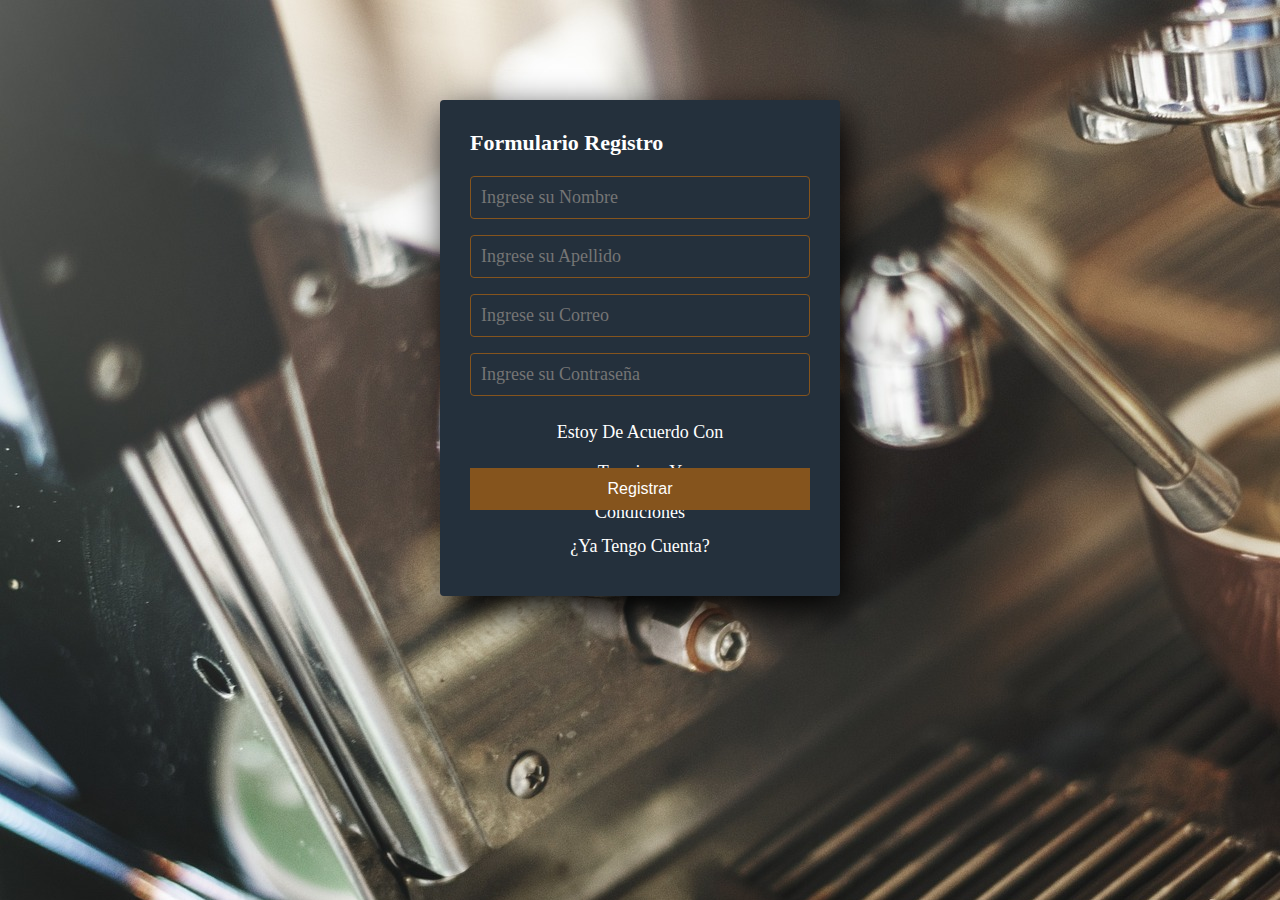
<file: contacto.html>
<!DOCTYPE html>
<html lang="es">
<head>
    <meta charset="UTF-8">
    <meta http-equiv="X-UA-Compatible" content="IE=edge">
    <meta name="viewport" content="width=device-width, initial-scale=1.0">
    <link rel="stylesheet" href="https://cdnjs.cloudflare.com/ajax/libs/font-awesome/6.3.0/css/all.min.css"
        integrity="sha512-SzlrxWUlpfuzQ+pcUCosxcglQRNAq/DZjVsC0lE40xsADsfeQoEypE+enwcOiGjk/bSuGGKHEwyjSoQ1zVisanQ=="
        crossorigin="anonymous" referrerpolicy="no-referrer" />
    <link rel="shortcut icon" href="./img/cup-1849083.png" type="image/x-icon">
    <link rel="stylesheet" href="../estilos.css">
    <title>Contacto</title>
</head>
<body>
    <section class="form-register">
        <h4>Formulario Registro</h4>
        <input class="controls" type="text" name="nombres" id="nombres" placeholder="Ingrese su Nombre">
        <input class="controls" type="text" name="apellidos" id="apellidos" placeholder="Ingrese su Apellido">
        <input class="controls" type="email" name="correo" id="correo" placeholder="Ingrese su Correo">
        <input class="controls" type="password" name="correo" id="correo" placeholder="Ingrese su Contraseña">
        <p>Estoy de acuerdo con <a href="#">Terminos y Condiciones</a></p>
        <input class="botons" type="submit" value="Registrar">
        <p><a href="#">¿Ya tengo Cuenta?</a></p>
    </section>
</body>
</html>
</file>
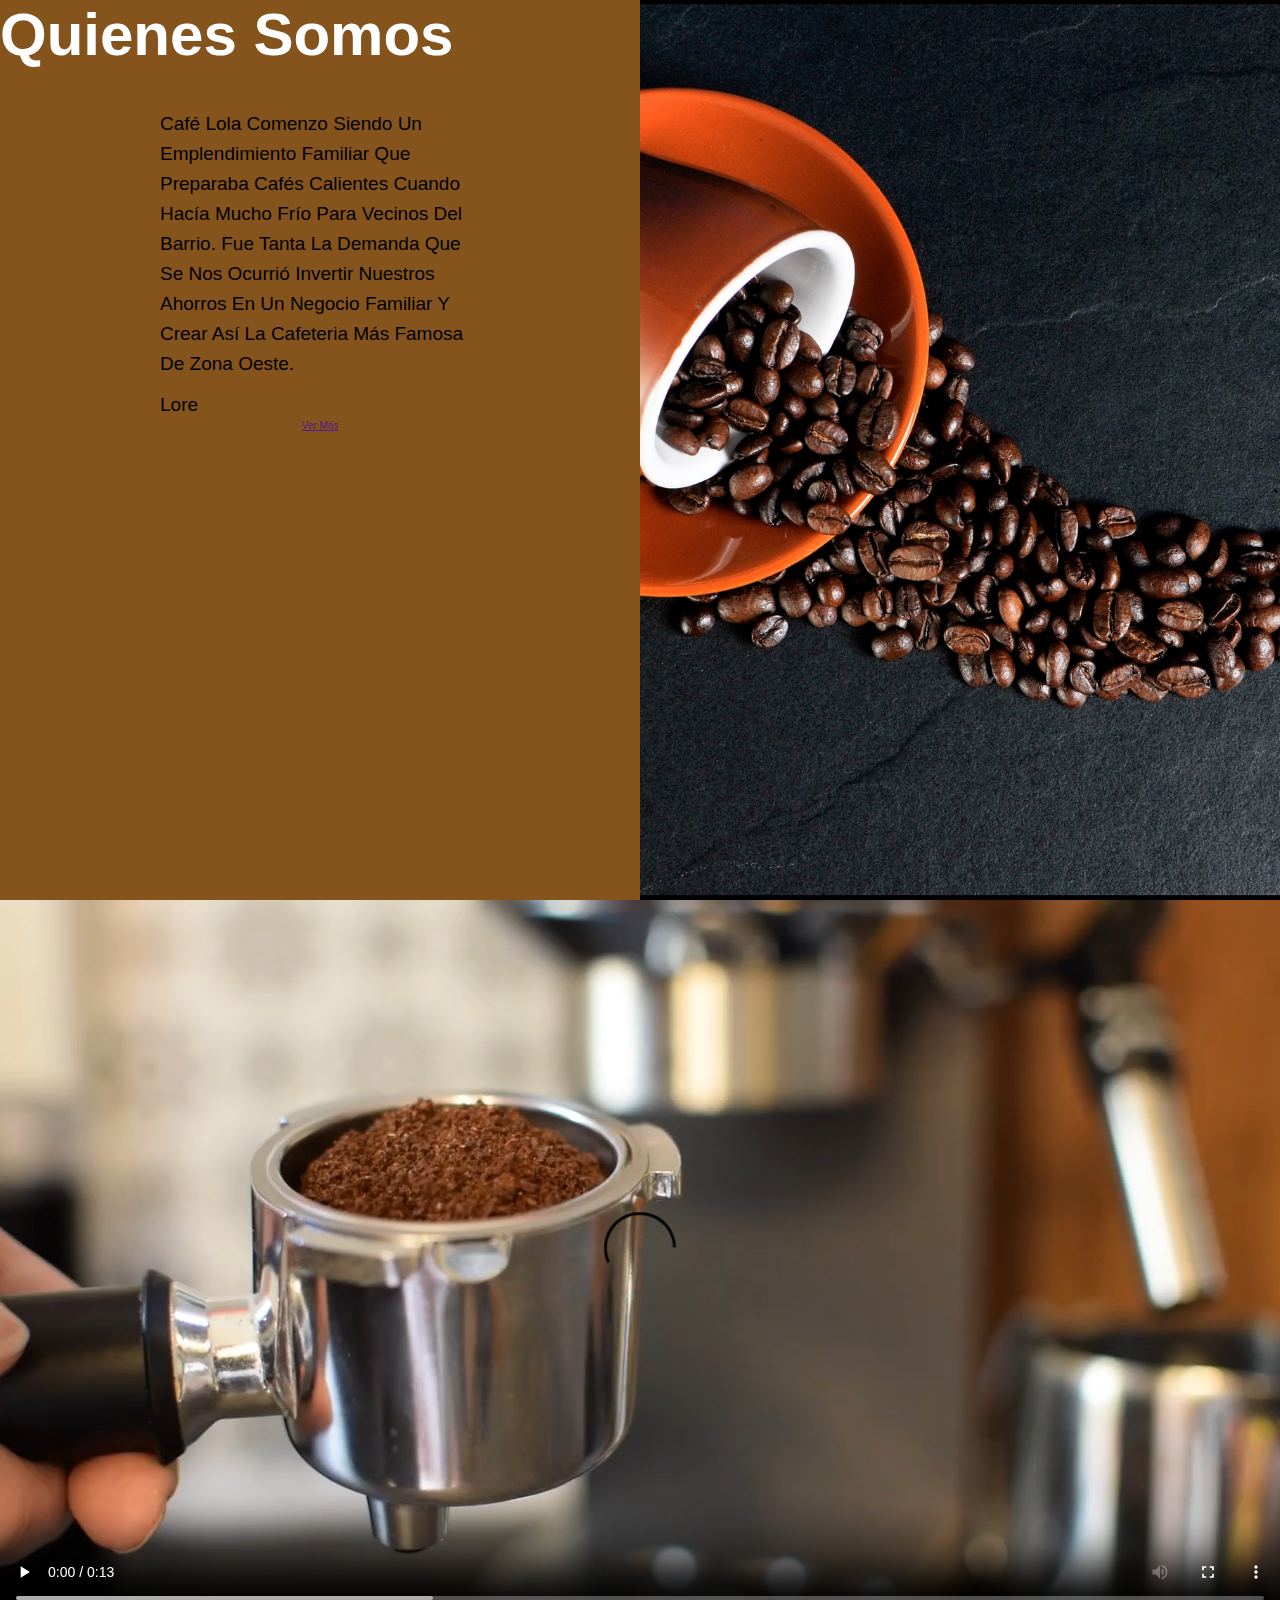
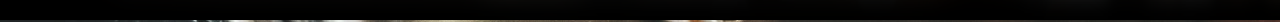
<file: nosotros.html>
<!DOCTYPE html>
<html lang="es">
<head>
    <meta charset="UTF-8">
    <meta http-equiv="X-UA-Compatible" content="IE=edge">
    <meta name="viewport" content="width=device-width, initial-scale=1.0">
    <link rel="stylesheet" href="https://cdnjs.cloudflare.com/ajax/libs/font-awesome/6.3.0/css/all.min.css"
        integrity="sha512-SzlrxWUlpfuzQ+pcUCosxcglQRNAq/DZjVsC0lE40xsADsfeQoEypE+enwcOiGjk/bSuGGKHEwyjSoQ1zVisanQ=="
        crossorigin="anonymous" referrerpolicy="no-referrer" />
    <link rel="shortcut icon" href="./img/cup-1849083.png" type="image/x-icon">
    <link rel="stylesheet" href="../estilos.css">
    <title>Nosotros</title>
</head>
<body>
    <section id="pantalla-dividida">
        <div class="izquierda">
            <h1><span class="creative"></span> Quienes Somos</h1>
            <p>Café Lola comenzo siendo un emplendimiento familiar que preparaba cafés calientes cuando hacía mucho frío para vecinos del barrio. Fue tanta la demanda que se nos ocurrió invertir nuestros ahorros en un negocio familiar y crear así la Cafeteria más famosa de zona oeste.</p>
            <br>
            <p>lore</p>
            <div class="link">
                <a href="">Ver Más</a>
            </div>
        </div>
        <div class="derecha"></div>
    </section>
    <div class="multimedia">
        <video src="/multimedia/coffee_-_15484 (720p).mp4" controls autoplay loop></video>
    </div>
</body>
</html>
</file>
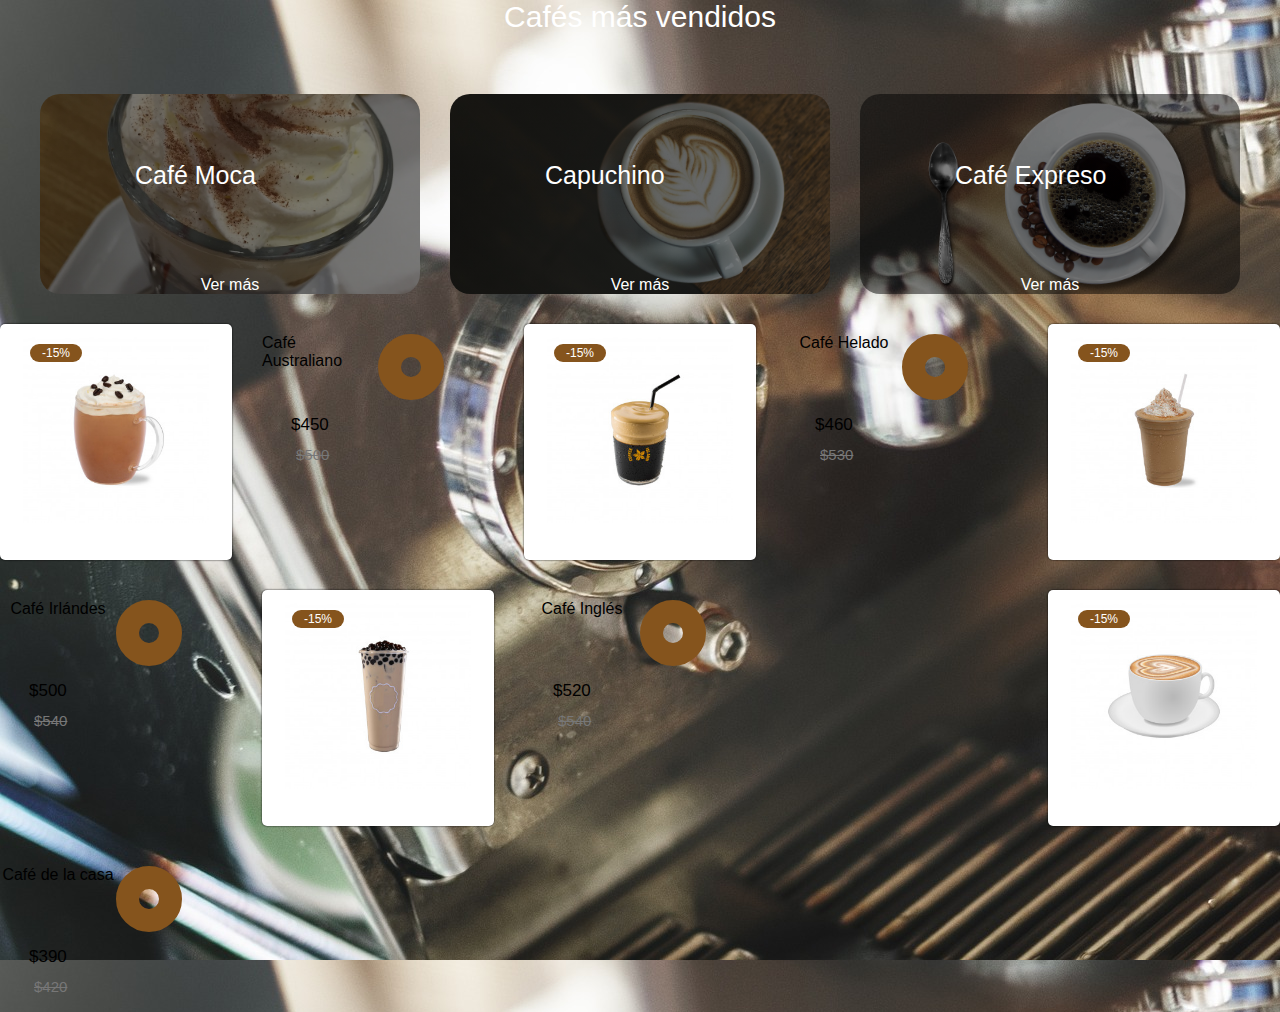
<file: precios.html>
<!DOCTYPE html>
<html lang="es">
<head>
    <meta charset="UTF-8">
    <meta http-equiv="X-UA-Compatible" content="IE=edge">
    <meta name="viewport" content="width=device-width, initial-scale=1.0">
    <link rel="stylesheet" href="https://cdnjs.cloudflare.com/ajax/libs/font-awesome/6.3.0/css/all.min.css"
        integrity="sha512-SzlrxWUlpfuzQ+pcUCosxcglQRNAq/DZjVsC0lE40xsADsfeQoEypE+enwcOiGjk/bSuGGKHEwyjSoQ1zVisanQ=="
        crossorigin="anonymous" referrerpolicy="no-referrer" />
    <link rel="shortcut icon" href="./img/cup-1849083.png" type="image/x-icon">
    <link rel="stylesheet" href="../estilos.css">
    <title>Precios</title>
</head>
<body>
    <section class="container top-categorias">
        <h1 class="heading-1">Cafés más vendidos</h1>
        <div class="container-categorias">
            <div class="card-categoria categoria-moca">
                <p>Café moca</p>
                <span>Ver más</span>
            </div>
            <div class="card-categoria categoria-capuchino">
                <p>Capuchino</p>
                <span>Ver más</span>
            </div>
            <div class="card-categoria categoria-expreso">
                <p>Café expreso</p>
                <span>Ver más</span>
            </div>
        </div>
    </section>
    <div class="container-productos">
        <!-- Producto 1 -->
        <div class="card-producto">
            <div class="container-img">
                <img src="/img/cafe-australiano.jpg" alt="">
                <span class="discount">-15%</span>
                <div class="button-group">
                    <span>
                        <i class="fa-regular fa-heart"></i>
                    </span>
                    <span>
                        <i class="fa-solid fa-eye"></i>
                    </span>
                    <span>
                        <i class="fa-solid fa-code-compare"></i>
                    </span>
                </div>
            </div>
            <br><br>

        </div>
        <div class="content-card-product">
            <div class="stars">
                <i class="fa-solid fa-star"></i>
                <i class="fa-solid fa-star"></i>
                <i class="fa-solid fa-star"></i>
                <i class="fa-solid fa-star"></i>
                <i class="fa-regular fa-star"></i>
            </div>
            <h3>Café Australiano</h3>
            <span class="add-cart">
                <i class="fa-solid fa-shop"></i>
            </span>
            <p class="precio">$450 <span>$500</span></p>
        </div>
        <!-- Producto 2 -->
        <div class="card-producto">
            <div class="container-img">
                <img src="/img/cafe-helado.jpg" alt="">
                <span class="discount">-15%</span>
                <div class="button-group">
                    <span>
                        <i class="fa-regular fa-heart"></i>
                    </span>
                    <span>
                        <i class="fa-solid fa-eye"></i>
                    </span>
                    <span>
                        <i class="fa-solid fa-code-compare"></i>
                    </span>
                </div>
            </div>
            <br><br>

        </div>
        <div class="content-card-product">
            <div class="stars">
                <i class="fa-solid fa-star"></i>
                <i class="fa-solid fa-star"></i>
                <i class="fa-solid fa-star"></i>
                <i class="fa-solid fa-star"></i>
                <i class="fa-regular fa-star"></i>
            </div>
            <h3>Café Helado</h3>
            <span class="add-cart">
                <i class="fa-solid fa-shop"></i>
            </span>
            <p class="precio">$460 <span>$530</span></p>
        </div>
        <!-- Producto 3 -->
        <div class="card-producto">
            <div class="container-img">
                <img src="/img/cafe-irish.jpg" alt="">
                <span class="discount">-15%</span>
                <div class="button-group">
                    <span>
                        <i class="fa-regular fa-heart"></i>
                    </span>
                    <span>
                        <i class="fa-solid fa-eye"></i>
                    </span>
                    <span>
                        <i class="fa-solid fa-code-compare"></i>
                    </span>
                </div>
            </div>
            <br><br>

        </div>
        <div class="content-card-product">
            <div class="stars">
                <i class="fa-solid fa-star"></i>
                <i class="fa-solid fa-star"></i>
                <i class="fa-solid fa-star"></i>
                <i class="fa-solid fa-star"></i>
                <i class="fa-regular fa-star"></i>
            </div>
            <h3>Café Irlándes</h3>
            <span class="add-cart">
                <i class="fa-solid fa-shop"></i>
            </span>
            <p class="precio">$500 <span>$540</span></p>
        </div>
        <!-- Producto 4 -->
        <div class="card-producto">
            <div class="container-img">
                <img src="/img/cafe-ingles.jpg" alt="">
                <span class="discount">-15%</span>
                <div class="button-group">
                    <span>
                        <i class="fa-regular fa-heart"></i>
                    </span>
                    <span>
                        <i class="fa-solid fa-eye"></i>
                    </span>
                    <span>
                        <i class="fa-solid fa-code-compare"></i>
                    </span>
                </div>
            </div>
            <br><br>

        </div>
        <div class="content-card-product">
            <div class="stars">
                <i class="fa-solid fa-star"></i>
                <i class="fa-solid fa-star"></i>
                <i class="fa-solid fa-star"></i>
                <i class="fa-solid fa-star"></i>
                <i class="fa-regular fa-star"></i>
            </div>
            <h3>Café Inglés</h3>
            <span class="add-cart">
                <i class="fa-solid fa-shop"></i>
            </span>
            <p class="precio">$520 <span>$540</span></p> <br><br>
        </div> <br>
        <!-- Producto 5 -->
        <div class="card-producto">
            <div class="container-img">
                <img src="/img/cafe-viena.jpg" alt="">
                <span class="discount">-15%</span>
                <div class="button-group">
                    <span>
                        <i class="fa-regular fa-heart"></i>
                    </span>
                    <span>
                        <i class="fa-solid fa-eye"></i>
                    </span>
                    <span>
                        <i class="fa-solid fa-code-compare"></i>
                    </span>
                </div>
            </div>


        </div>
        <div class="content-card-product">
            <div class="stars">
                <i class="fa-solid fa-star"></i>
                <i class="fa-solid fa-star"></i>
                <i class="fa-solid fa-star"></i>
                <i class="fa-solid fa-star"></i>
                <i class="fa-regular fa-star"></i>
            </div>
            <h3>Café de la casa</h3>
            <span class="add-cart">
                <i class="fa-solid fa-shop"></i>
            </span>
            <p class="precio">$390 <span>$420</span></p>
        </div>
    </div>

    
</body>
</html>
</file>
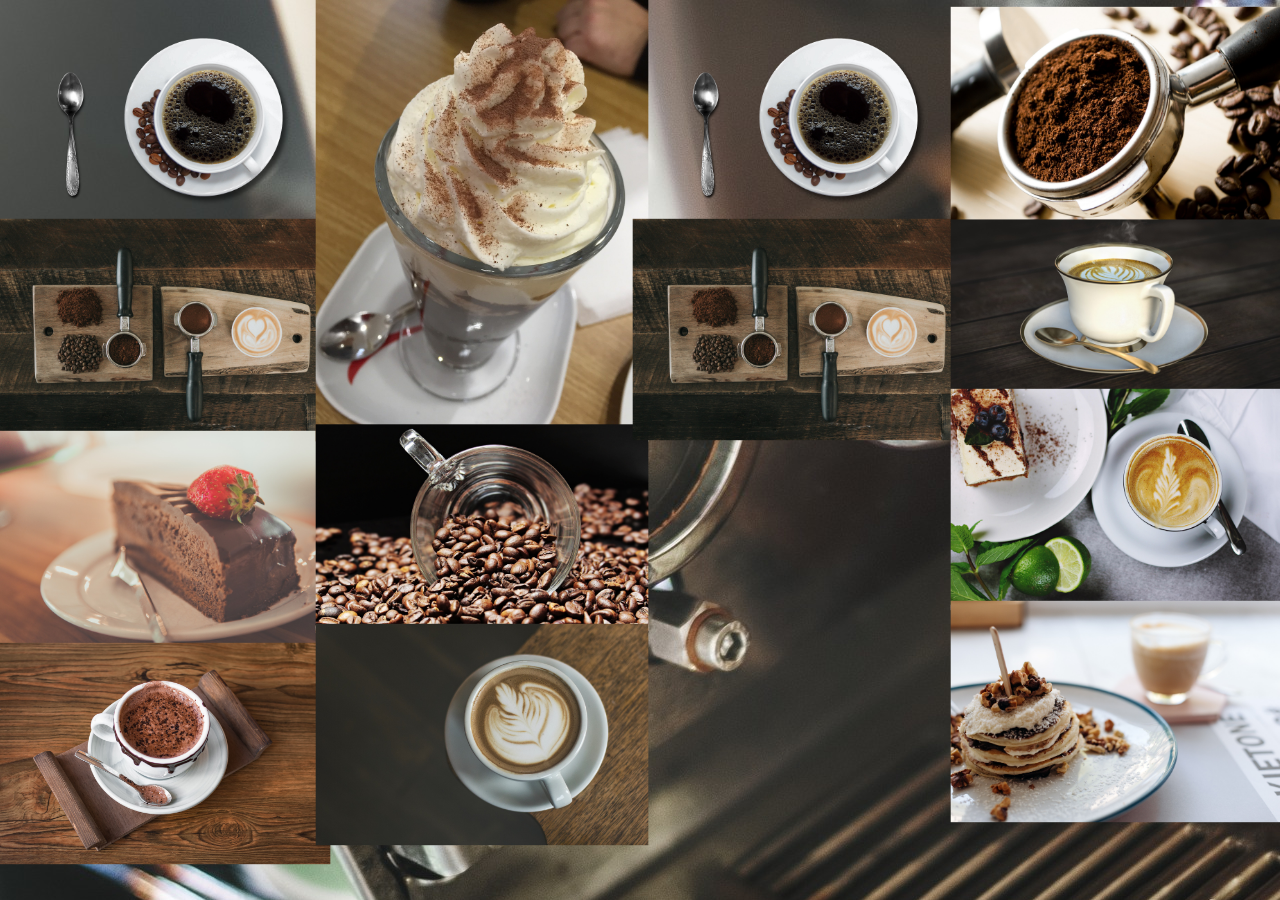
<file: productos.html>
<!DOCTYPE html>
<html lang="es">
<head>
    <meta charset="UTF-8">
    <meta http-equiv="X-UA-Compatible" content="IE=edge">
    <meta name="viewport" content="width=device-width, initial-scale=1.0">
    <link rel="stylesheet" href="https://cdnjs.cloudflare.com/ajax/libs/font-awesome/6.3.0/css/all.min.css"
        integrity="sha512-SzlrxWUlpfuzQ+pcUCosxcglQRNAq/DZjVsC0lE40xsADsfeQoEypE+enwcOiGjk/bSuGGKHEwyjSoQ1zVisanQ=="
        crossorigin="anonymous" referrerpolicy="no-referrer" />
    <link rel="shortcut icon" href="./img/cup-1849083.png" type="image/x-icon">
    <link rel="stylesheet" href="../estilos.css">
    <title>Productos</title>
</head>
<body>
    
    <div class="row">
        <div class="column">
            <img src="/img/coffee-1572738_1920.png" alt="">
            <img src="/img/coffee-2560260_1920.jpg" alt="">
            <img src="/img/cake-1850011_1920.jpg" alt="">
            <img src="/img/blog-3.jpg" alt="">
        </div>

        <div class="column">
            <img src="/img/coffee-745852_1280.jpg" alt="">
            <img src="/img/coffee-beans-2258839_1920.jpg" alt="">
            <img src="/img/capuchino-category.jpg" alt="">
        </div>

        <div class="column">
            <img src="/img/coffee-1572738_1920.png" alt="">
            <img src="/img/coffee-2560260_1920.jpg" alt="">
        </div>
        
        <div class="column">
            <img src="/img/coffee-206142_1920.jpg" alt="">
            <img src="/img/coffee-1580595_1920.jpg" alt="">
            <img src="/img/drink-1839134_1920.jpg" alt="">
            <img src="/img/pancakes-5989136_1920.jpg" alt="">
        </div>
    </div>
</body>
</html>
</file>
<file: estilos.css>
@import url("https://fonts.googleapis.com/css2?family=Anton&family=Poppins:wght@400;500;600;700;800&display=swap");

:root {
  --primary-color: #c7a17a;
  --background-color: #f9f5f0;
  --dark-color: #151515;
}

html {
  font-size: 62.5%;
  font-family: sans-serif;
}

* {
  margin: 0;
  padding: 0;
  box-sizing: border-box;
}

.container {
  max-width: 120rem;
  margin: 0 auto;
}

.heading-1 {
  text-align: center;
  font-weight: 500;
  font-size: 3rem;
  text-transform: var(--dark-color);
}

.container-hero {
  background-color: #a3a1a1;
}

.hero {
  display: flex;
  justify-content: space-between;
  align-items: center;
  padding: 1rem 0;
}

.customer-support {
  display: flex;
  align-items: center;
  gap: 2rem;
}

.customer-support {
  font-size: 2.3rem;
}

.content-customer-support {
  display: flex;
  flex-direction: column;
}

.container-logo {
  display: flex;
  align-items: center;
  gap: 0.5rem;
}

.container-logo {
  font-size: 3rem;
}

.container-logo h1 a {
  text-decoration: none;
  color: #000;
  font-size: 3rem;
  text-transform: uppercase;
  letter-spacing: -1px;
}

.container-user {
  display: flex;
  gap: 1rem;
  cursor: pointer;
}

.container-user .fa-user {
  font-size: 20px;
  color: #a3a1a1;
  padding-right: 2.5rem;
  border-right: 1px solid #a3a1a1;
}

.container-user .fa-solid {
  font-size: 20px;
  color: #000;
  padding-right: 1rem;
  border-right: 1px solid #000;
}

.content-shopping-cart {
  display: flex;
  flex-direction: column;
}

.container-navbar {
  background-color: rgb(133, 84, 29);
}

.navbar {
  display: flex;
  justify-content: space-between;
  align-items: center;
  padding: 1rem 0;
}

.navbar .fa-bars {
  display: none;
}

.menu {
  display: flex;
  gap: 2rem;
}

.menu li {
  list-style: none;
}

.menu a {
  text-decoration: none;
  font-size: 1.3rem;
  color: #000000;
  font-weight: 600;
  text-transform: uppercase;
  position: relative;
}

.menu a::after {
  content: "";
  width: 1.5rem;
  height: 1px;
  background-color: #ffff;
  position: absolute;
  bottom: -3px;
  left: 50%;
  transform: translate(-50%, 50%);
  opacity: 0;
  transition: all 0.3s ease;
}

.menu a:hover::after {
  opacity: 1;
}

.menu a:hover {
  color: #ffff;
}

.search-form {
  position: relative;
  display: flex;
  align-items: center;
  border: 2px solid #fff;
  border-radius: 2rem;
  background-color: #fff;
  height: 4.4rem;
  overflow: hidden;
}

.search-form input {
  outline: none;
  font-family: inherit;
  border: none;
  width: 25rem;
  font-size: 1.4rem;
  padding: 0 2rem;
  color: #777;
  cursor: pointer;
}

.search-form input::-webkit-search-cancel-button {
  appearance: none;
}

.search-form .btn-search {
  border: none;
  background-color: rgb(133, 84, 29);
  display: flex;
  align-items: center;
  justify-content: center;
  height: 100%;
  padding: 1rem;
}

.btn-search i {
  font-size: 2rem;
  color: #fff;
}

.banner {
  background-image: linear-gradient(100deg, #000000, #00000020),
    url(img/coffee-2591514_1920.jpg);
  height: 60rem;
  background-size: cover;
  background-position: center;
}

.content-banner {
  max-width: 90rem;
  margin: 0 auto;
  padding: 25rem 0;
}

.content-banner p {
  color: rgb(133, 84, 29);
  font-size: 1.2rem;
  margin-bottom: 1rem;
  font-weight: 500;
}

.content-banner h2 {
  color: #fff;
  font-size: 3.5rem;
  font-weight: 500;
  line-height: 1.2;
}

.content-banner a {
  margin-top: 2rem;
  text-decoration: none;
  color: #fff;
  background-color: rgb(133, 84, 29);
  display: inline-block;
  padding: 1rem 3rem;
  text-transform: uppercase;
  border-radius: 3rem;
}

/* main content */

.main-content {
  background-color: #e4e0e0;
}

/* caracteristicas */

.container-features {
  display: grid;
  grid-template-columns: repeat(4, 1fr);
  gap: 3rem;
  padding: 3rem 0;
}

.card-feature {
  display: flex;
  align-items: center;
  justify-content: center;
  gap: 1.5rem;
  background-color: #fff;
  border-radius: 1rem;
  padding: 1.5rem 0;
}

.card-feature i {
  font-size: 2.7rem;
  color: rgb(133, 84, 29);
}

.feature-content {
  display: flex;
  flex-direction: column;
  gap: 0.5rem;
  color: rgb(133, 84, 29);
}

.feature-content span {
  font-weight: 700;
  font-size: 1.2rem;
  color: #151515;
}

.feature-content p {
  color: #777;
  font-weight: 500;
}

/* Categorias */

.top-categorias {
  display: flex;
  flex-direction: column;
  gap: 2rem;
  margin-bottom: 3rem;
}

.container-categorias {
  display: grid;
  grid-template-columns: repeat(3, 1fr);
  gap: 3rem;
}

.card-categoria {
  height: 20rem;
  display: flex;
  flex-direction: column;
  align-items: center;
  justify-content: center;
  border-radius: 2rem;
  gap: 2rem;
}

.categoria-moca {
  background-image: linear-gradient(#00000080, #00000080),
    url("img/coffee-745852_1280.jpg");
  background-size: cover;
  background-position: center;
  background-repeat: no-repeat;
}

.categoria-capuchino {
  background-image: linear-gradient(#00000080, #00000080),
    url("img/capuchino-category.jpg");
  background-size: cover;
  background-position: center;
  background-repeat: no-repeat;
}

.categoria-expreso {
  background-image: linear-gradient(#00000080, #00000080),
    url("img/coffee-1572738_1920.png");
  background-size: cover;
  background-position: center;
  background-repeat: no-repeat;
}

.card-categoria p {
  font-size: 2.5rem;
  color: #fff;
  text-transform: capitalize;
  position: relative;
}

.card-categoria p::after {
  content: ¨;
  width: 2.5rem;
  height: 2px;
  background-color: #fff;
  position: absolute;
  bottom: -1rem;
  left: 50%;
  transform: translate(-50%, 50%);
}

.card-categoria span {
  font-size: 1.6rem;
  color: #fff;
  cursor: pointer;
}

.card-categoria span:hover {
  color: rgb(133, 84, 29);
}

/* productos top */

.top-productos {
  display: flex;
  flex-direction: column;
  gap: 2rem;
  margin-bottom: 3rem;
}

.container-options {
  display: flex;
  justify-content: center;
  gap: 2rem;
  margin-bottom: 1rem;
}

.container-options span {
  color: #777;
  background-color: #fff;
  padding: 0.7rem 3rem;
  font-size: 1.4rem;
  border-radius: 2rem;
  cursor: pointer;
}

.container-options span:hover {
  background-color: rgb(133, 84, 29);
  color: #fff;
}

.container-options span.active {
  background-color: rgb(133, 84, 29);
  color: #fff;
}

/* Productos */

.container-productos {
  display: grid;
  grid-template-columns: repeat(auto-fit, minmax(20rem, 1fr));
  gap: 3rem;
}

.card-producto {
  background-color: #fff;
  padding: 2rem 3rem;
  border-radius: 0.5rem;
  cursor: pointer;
  box-shadow: 0 0 2px rgb(0, 0, 0.1);
}

.container-img {
  position: relative;
}

.container-img img {
  width: 100%;
}

.container-img .discount {
  position: absolute;
  left: 0;
  background-color: rgb(133, 84, 29);
  color: #fff;
  padding: 2px 1.2rem;
  border-radius: 1rem;
  font-size: 1.2rem;
}

.card-producto:hover .discount {
  background-color: blueviolet;
}

.button-group {
  display: flex;
  flex-direction: column;
  gap: 1rem;

  position: absolute;
  top: 0;
  right: -3rem;
  z-index: -1;
  transition: all 0.4s ease;
}

.button-group span {
  border: 1px solid rgb(133, 84, 29);
  padding: 0.8rem;

  display: flex;
  align-items: center;
  justify-content: center;
  border-radius: 50%;
  cursor: pointer;
  transition: all 0.4s ease;
}

.button-group span:hover {
  background-color: rgb(133, 84, 29);
}

.button-group span i {
  font-size: 1.5rem;
  color: rgb(133, 84, 29);
}

.button-group span:hover i {
  color: #fff;
}

.card-producto:hover .button-group {
  z-index: 0;
  right: -1rem;
}

.content-card-product {
  display: grid;
  justify-items: center;
  grid-template-columns: 1fr 1fr;
  grid-template-rows: repeat(4, min-content);
  row-gap: 1rem;
}

.stars {
  grid-row: 1/2;
  grid-column: 1/-1;
}

.stars i {
  font-size: 1.3rem;
  color: rgb(133, 84, 29);
}

.content-card-product h3 {
  grid-row: 2/3;
  grid-column: 1/1-1;

  font-weight: 400;
  font-size: 1.6rem;
  margin-bottom: 1rem;
  cursor: pointer;
}

.content-card-product h3:hover {
  color: rgb(133, 84, 29);
}

.add-cart {
  justify-self: start;
  border: 23px solid rgb(133, 84, 29);
  padding: 1rem;
  border-radius: 50%;
  cursor: pointer;
  transition: all 0.4s ease;

  display: flex;
  align-items: center;
  justify-content: center;
}

.add-cart:hover {
  background-color: rgb(133, 84, 29);
}

.add-cart i {
  font-size: 1rem;
  color: rgb(133, 84, 29);
}

.add-cart:hover i {
  color: #fff;
}

.content-card-product .precio {
  justify-self: end;
  align-self: center;
  font-size: 1.7rem;
  font-weight: 500;
}

.content-card-product .precio span {
  font-size: 1.5rem;
  font-weight: 300;
  text-decoration: line-through;
  color: #777;
  margin-left: 0.5rem;
}

/* Geleria */

.galeria {
  display: grid;
  grid-template-columns: repeat(4, 1fr);
  grid-template-columns: repeat(2, 30rem);
  gap: 1.5rem;
  margin-bottom: 3rem;
}

.galeria img {
  width: 100%;
  height: 100%;
  object-fit: cover;
}

.galeria-img-3 {
  grid-column: 2/4;
  grid-row: 1/3;
}

/* Especiales */
.especiales {
  display: flex;
  flex-direction: column;
  gap: 2rem;
  margin-bottom: 3rem;
}

.blogs {
  display: flex;
  flex-direction: column;
  gap: 2rem;
}

.container-blogs {
  display: grid;
  grid-template-columns: repeat(3, 1fr);
  gap: 3rem;
}

.card-blog {
  display: flex;
  flex-direction: column;
  gap: 2rem;
}

.card-blog .container-img {
  border-radius: 2rem;
  cursor: pointer;
  position: relative;
  align-content: center;
  overflow: hidden;
}

.button-group-blog {
  position: absolute;
  bottom: 1.5rem;
  right: -2.5rem;
  display: flex;
  gap: 0.7rem;
  z-index: -1;
  transition: all 0.3s ease;
}

.card-blog:hover .button-group-blog {
  z-index: 0;
  right: 1.5rem;
}

.button-group-blog span {
  background-color: #fff;
  padding: 1rem;
  border-radius: 50%;
  transition: all 0.4s ease;
  display: flex;
  align-items: center;
  justify-content: center;
}

.button-group-blog span i {
  font-size: 1.3rem;
}

.footer {
  background-color: rgb(133, 84, 29);
}

.container-footer {
  display: flex;
  flex-direction: column;
  gap: 4rem;
  padding: 3rem;
}

.menu-footer {
  display: grid;
  grid-template-columns: repeat(3, 1fr) 30rem;
  gap: 3rem;
  justify-items: center;
}

.title-footer {
  font-weight: 600;
  font-size: 1.6rem;
  text-transform: uppercase;
}

.contact-info,
.informacion,
.my-account,
.newsletter {
  display: flex;
  flex-direction: column;
  gap: 2rem;
}

.contact-info ul,
.informacion ul,
.my-account ul {
  display: flex;
  flex-direction: column;
  gap: 1rem;
}

.contact-info ul li,
.informacion ul li,
.my-account ul li {
  list-style: none;
  color: blueviolet;
  font-size: 1.4rem;
  font-weight: 300;
}

.informacion ul li a,
.my-account ul li a {
  text-decoration: none;
  color: blueviolet;
  font-weight: 300;
}

.informacion ul li a:hover,
.my-account ul li a:hover {
  color: var(--dark-color);
}

.social-icons {
  display: flex;
  gap: 1.5rem;
  align-items: center;
  margin-bottom: auto;
}

.social-icons span {
  border-radius: 50%;
  width: 2rem;
  height: 2rem;
  display: flex;
  align-items: center;
  justify-content: center;
}

.social-icons span i {
  color: blueviolet;
  font-size: 1.2rem;
  align-items: center;
}

@media (max-width: 768px) {
  html {
    font-size: 55%;
  }

  .hero {
    padding: 2rem;
  }

  .customer-support {
    display: none;
  }

  .content-shopping-cart {
    display: none;
  }

  .navbar {
    padding: 1rem 2rem;
  }

  .navbar .fa-bars {
    display: block;
    color: #fff;
    font-size: 3rem;
  }

  .menu {
    display: none;
  }

  .content-banner {
    max-width: 50rem;
    margin: 0 auto;
    padding: 25rem 0;
  }

  .container-features {
    grid-template-columns: repeat(2, 1fr);
    padding: 3rem 2rem;
  }

  .card-feature {
    padding: 2rem;
  }

  .heading-1 {
    font-size: 2.4rem;
  }

  .card-category {
    height: 12rem;
  }

  .card-category p {
    font-size: 2rem;
    text-align: center;
    line-height: 1;
  }

  .card-category span {
    font-size: 1.4rem;
  }

  .container-options {
    align-items: center;
  }

  .container-options span {
    text-align: center;
    padding: 1rem 2rem;
  }

  .container-products {
    grid-template-columns: repeat(auto-fit, minmax(28rem, 1fr));
  }

  .gallery {
    grid-template-rows: repeat(2, 15rem);
  }

  .container-blogs {
    overflow: hidden;
    grid-template-columns: 1fr 1fr;

    height: 52rem;
  }

  .menu-footer {
    grid-template-columns: repeat(2, 1fr);
  }

  .copyright {
    flex-direction: column;
    justify-content: center;
    align-items: center;
    gap: 1.5rem;
  }
}

/* ********************************** */
/*       MEDIA QUERIES -- 468px       */
/* ********************************** */
@media (max-width: 468px) {
  html {
    font-size: 42.5%;
  }

  .content-banner {
    max-width: 50rem;
    padding: 22rem 0;
  }

  .heading-1 {
    font-size: 2.8rem;
  }

  .card-feature {
    flex-direction: column;
    border-radius: 2rem;
  }

  .feature-content {
    align-items: center;
  }

  .feature-content p {
    font-size: 1.4rem;
    text-align: center;
  }

  .feature-content span {
    font-size: 1.6rem;
    text-align: center;
  }

  .container-options span {
    font-size: 1.8rem;
    padding: 1rem 1.5rem;
    font-weight: 500;
  }

  .container-products {
    grid-template-columns: repeat(auto-fit, minmax(25rem, 1fr));
    gap: 1rem;
  }

  .container-img .discount {
    font-size: 2rem;
  }

  .content-card-product h3 {
    font-size: 2.2rem;
  }

  .gallery {
    grid-template-rows: repeat(2, 20rem);
  }

  .blogs {
    padding: 2rem;
  }

  .container-blogs {
    grid-template-columns: 1fr;
    height: 75rem;
  }

  .content-blog h3 {
    font-size: 2.4rem;
  }

  .content-blog span {
    font-size: 1.8rem;
  }

  .content-blog p {
    font-size: 2.2rem;
  }

  .btn-read-more {
    font-size: 1.8rem;
  }

  .contact-info ul,
  .information ul,
  .my-account ul {
    display: none;
  }

  .contact-info {
    align-items: center;
  }

  .menu-footer {
    grid-template-columns: 1fr;
  }

  .content p {
    font-size: 1.6rem;
  }
}

body {
  background-image: url(/img/coffee-2591514_1920.jpg);
}

.form-register {
  width: 400px;
  background: #24303c;
  padding: 30px;
  margin: auto;
  margin-top: 100px;
  border-radius: 4px;
  font-family: 'calibri';
  color: white;
  box-shadow: 7px 13px 37px #000;
}

.form-register h4 {
  font-size: 22px;
  margin-bottom: 20px;
}

.controls {
  width: 100%;
  background: #24303c;
  padding: 10px;
  border-radius: 4px;
  margin-bottom: 16px;
  border: 1px solid rgb(133, 84, 29);
  font-family: 'calibri';
  font-size: 18px;
  color: white;
}

.form-register p {
  height: 40px;
  text-align: center;
  font-size: 18px;
  line-height: 40px;
}

.form-register a {
  color: white;
  text-decoration: none;
}

.form-register a:hover {
  color: white;
  text-decoration: underline;
}

.form-register .botons {
  width: 100%;
  background: rgb(133, 84, 29);
  border: none;
  padding: 12px;
  color: white;
  margin: 16px 0;
  font-size: 16px;
}

img{
  width: 100%;
  transform: scale(1.08);
}

.row{
  display: flex;
  padding: 5px;
}

.column{
  flex: 33%;
  padding: 5px;
}

.column img{
  margin-top: 5px;
}

.izquierda{
  background: rgb(133, 84, 29);
  height: 100vh;
  width: 50%;
}

.derecha{
  background: url(/img/coffee-171653_1920.png);
  background-size: cover;
  background-position: center;
  width: 50%;
  height: 100vh;
}

#pantalla-dividida{
  display: flex;
}

.creative{
  color: #fff;
}

h1{
  font-size: 60px;
  color: #fff;
  margin-bottom: 40px;
}

p{
  font-size: 19px;
  line-height: 30px;
  width: 50%;
  margin: auto;
  text-transform: capitalize;
}


.link {
  text-align: center;
}

.multimedia{
  height: auto;
  width: 0%;
  background-position: left;
}
</file>
